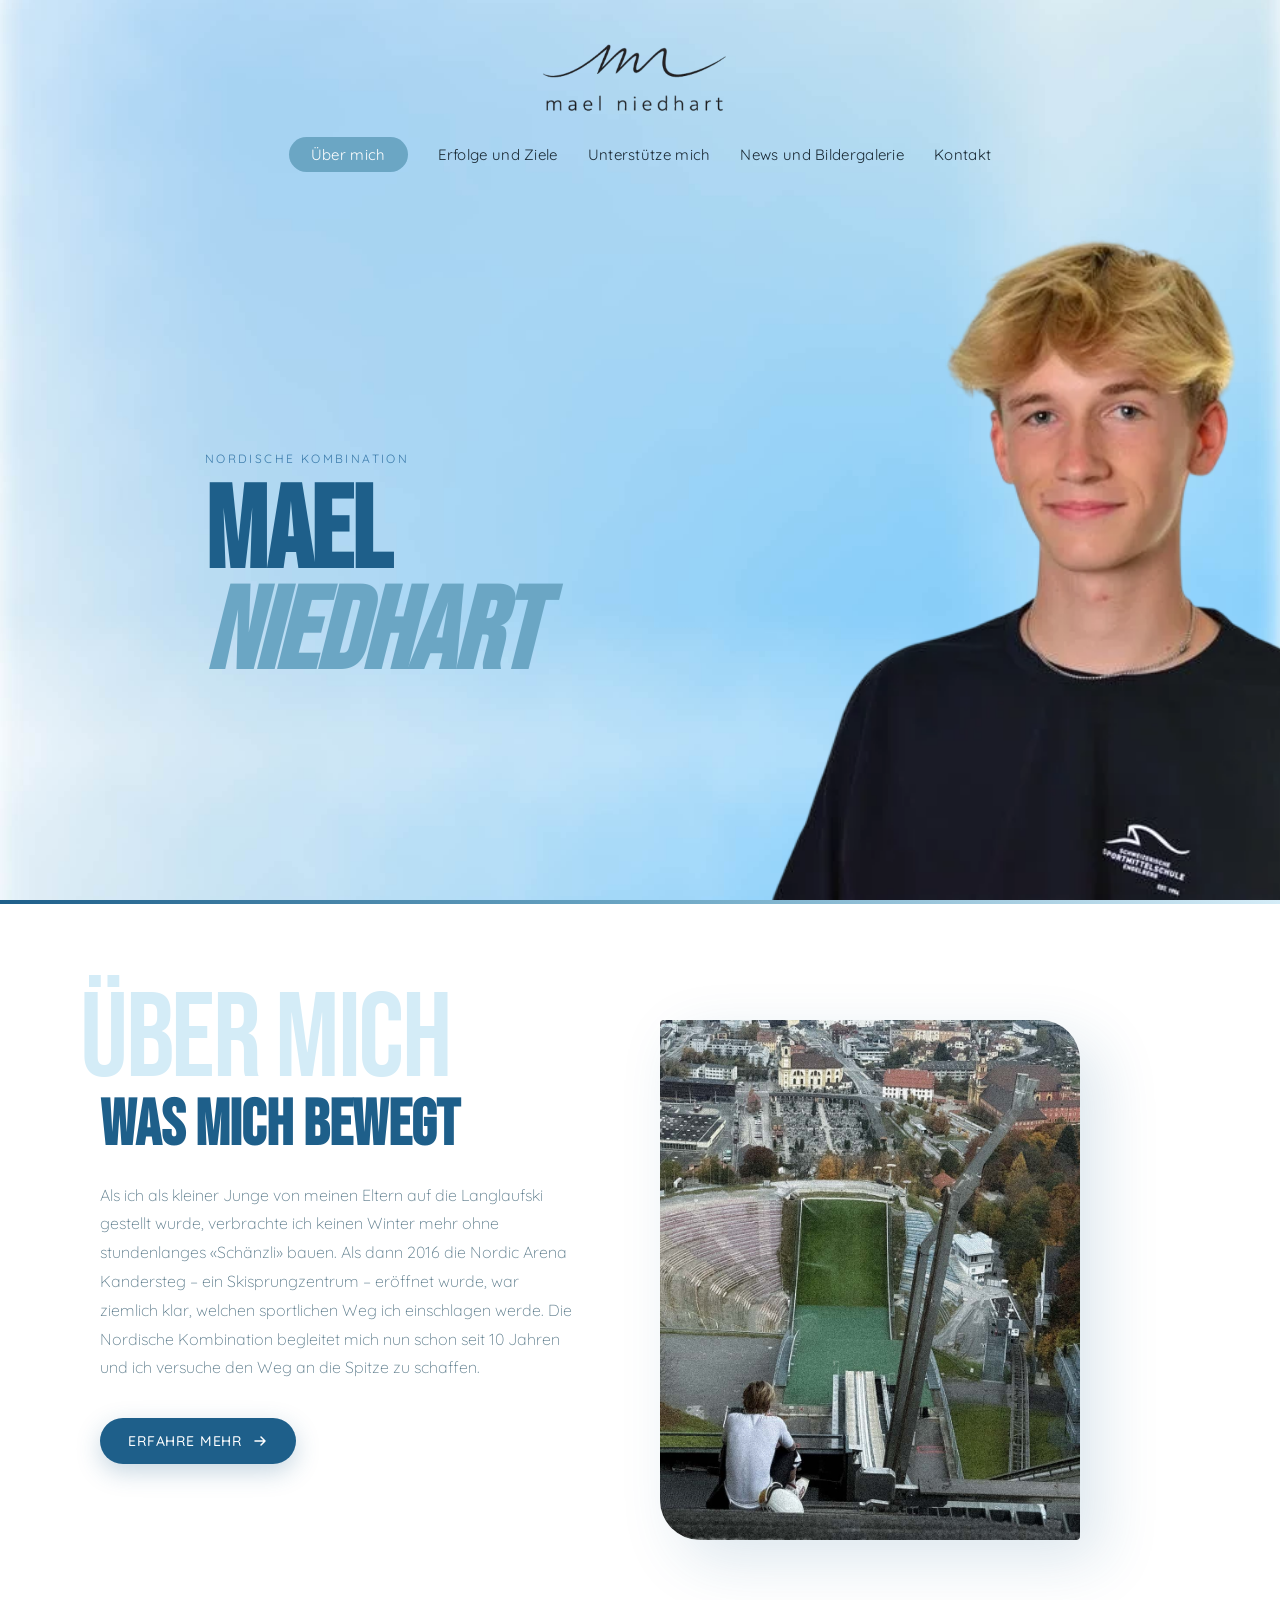
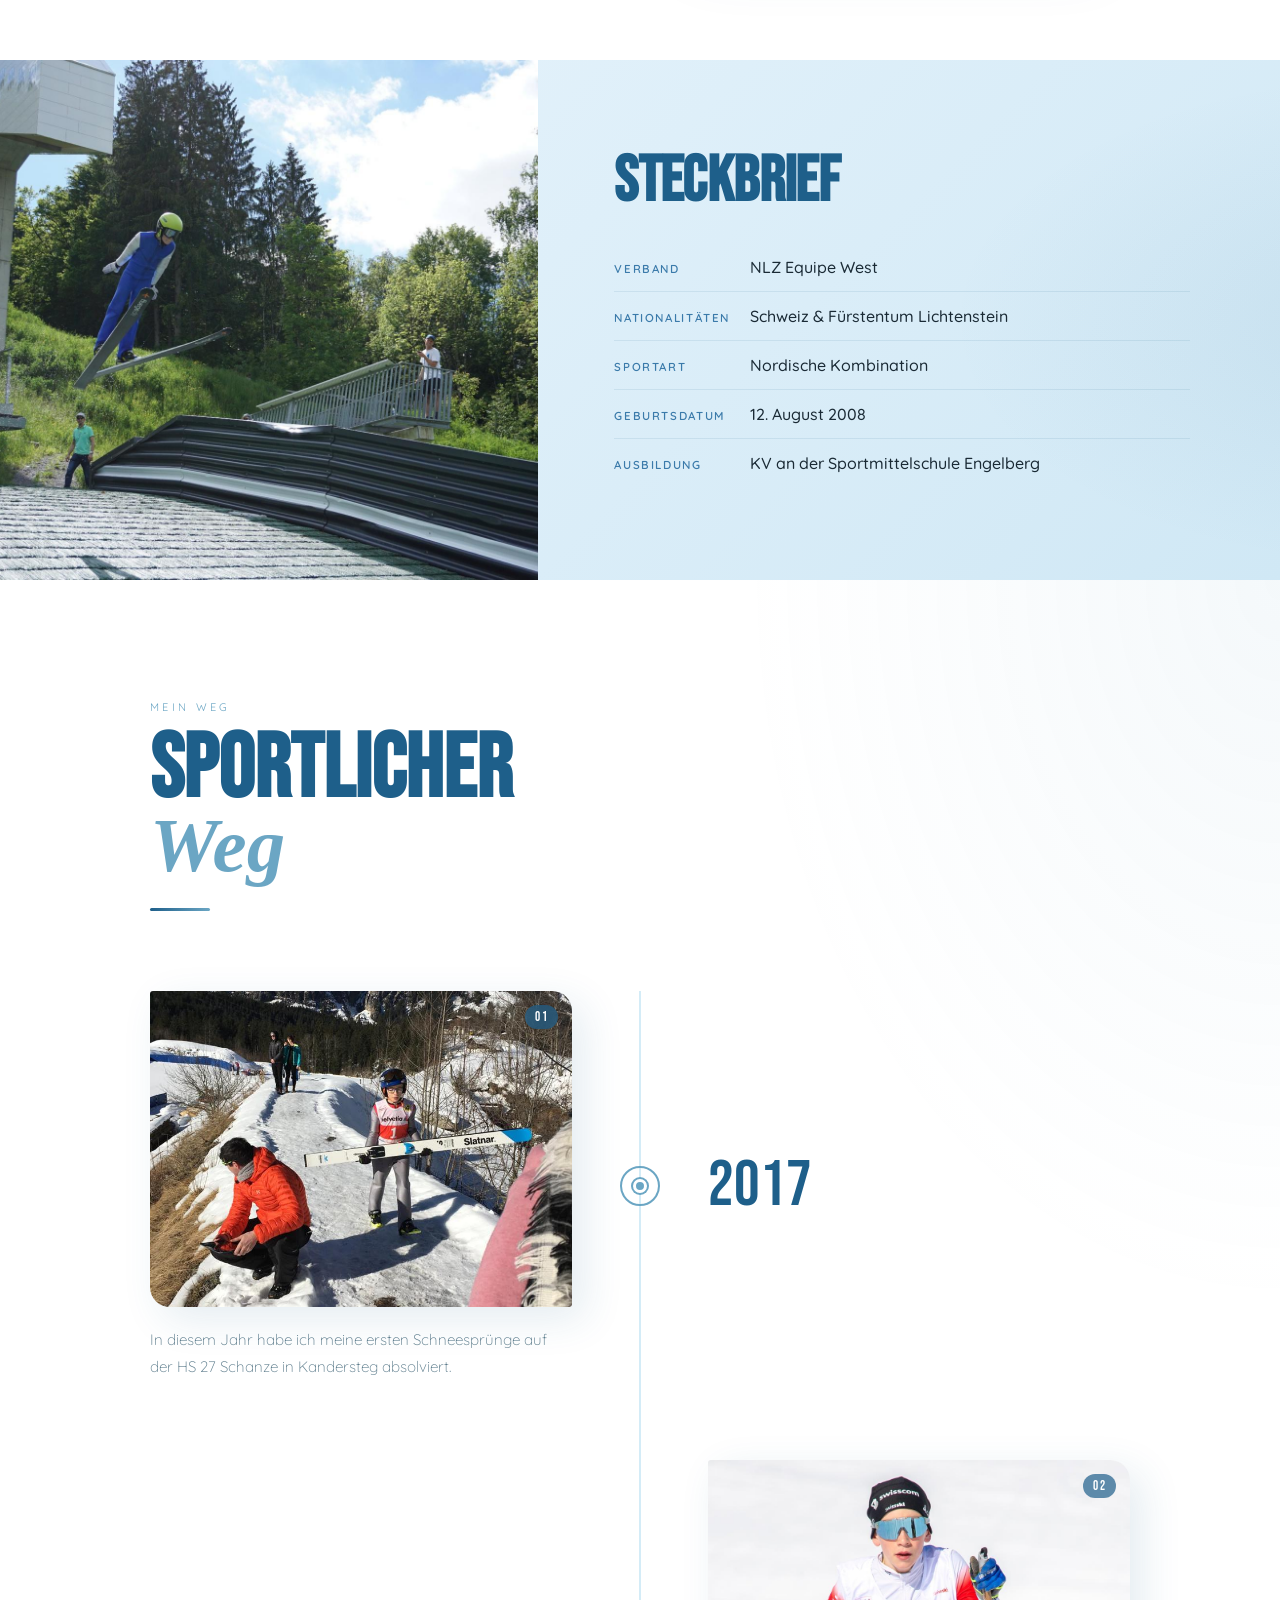
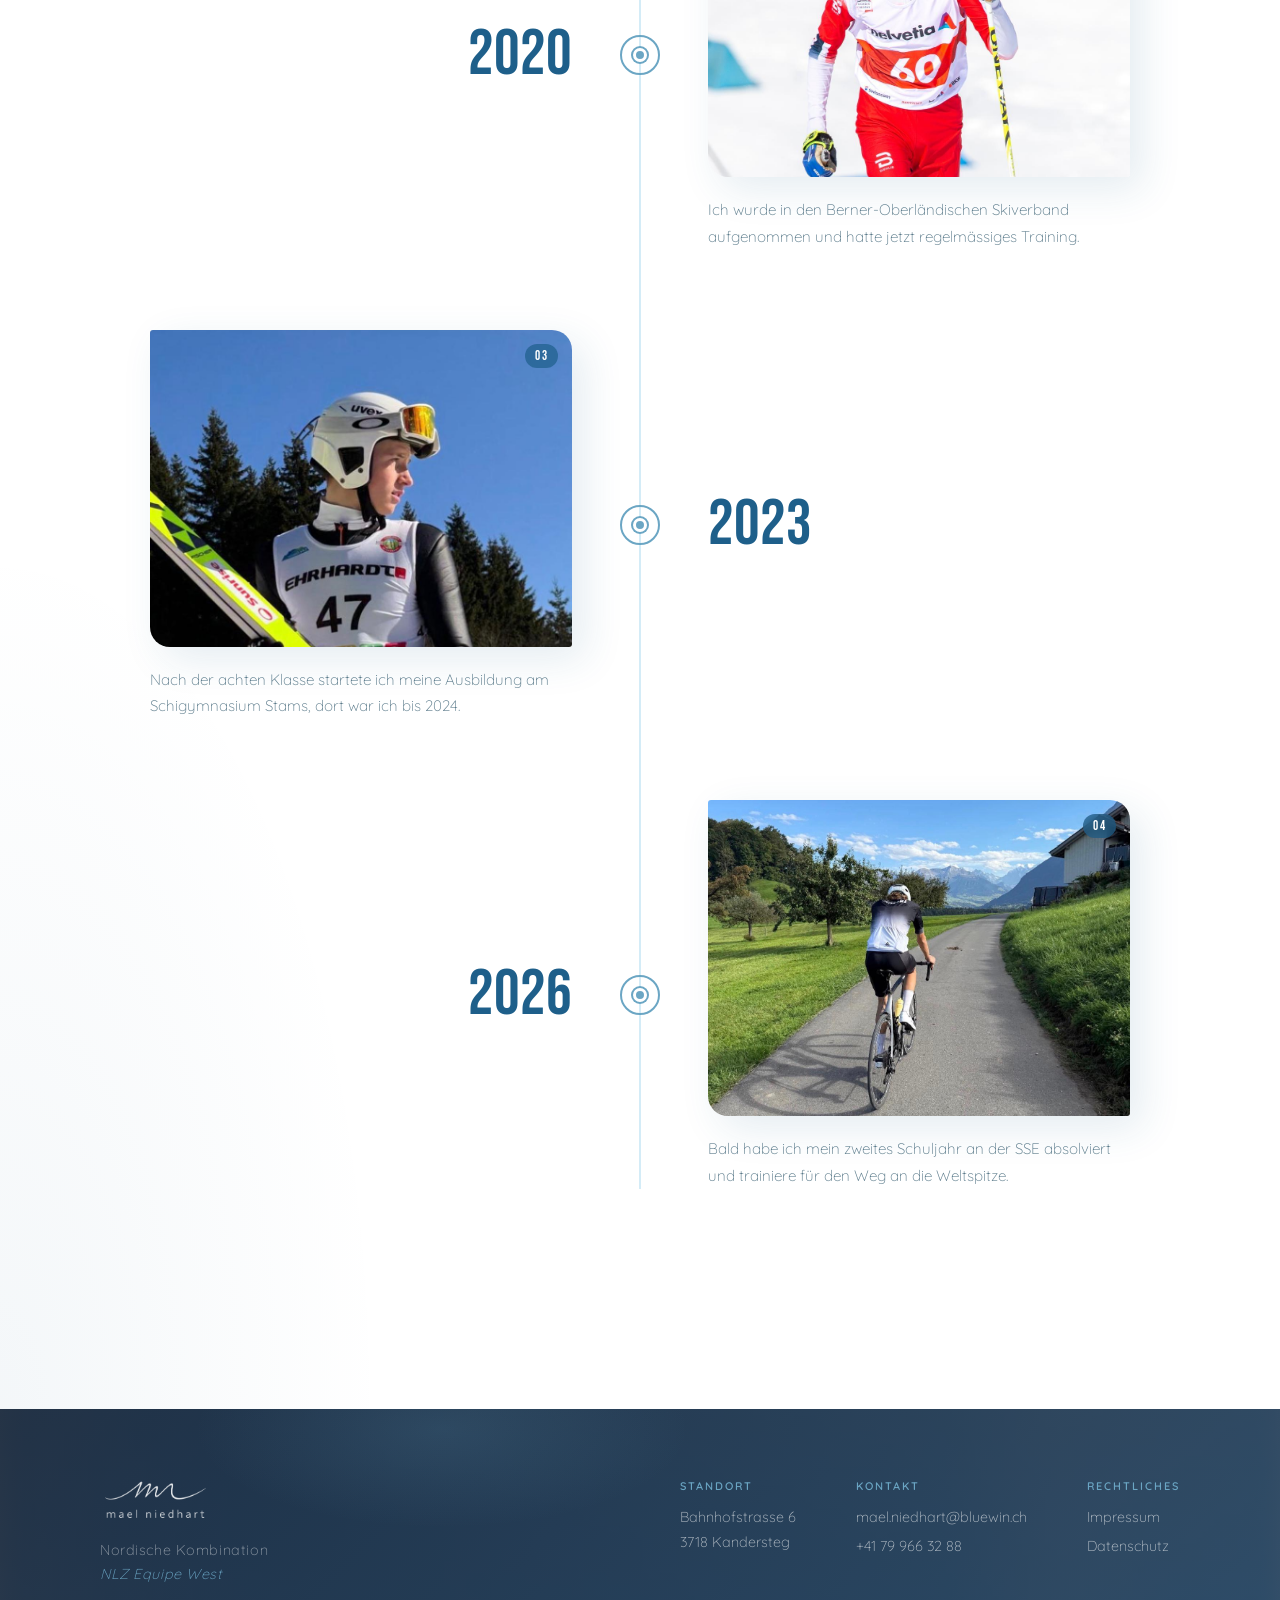
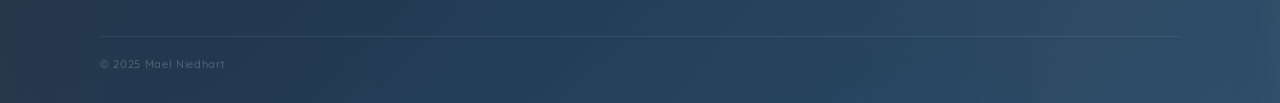
<file: index.html>
<!DOCTYPE html>
<html lang="de">
<head>
    <meta charset="UTF-8">
    <meta name="viewport" content="width=device-width, initial-scale=1.0">
    <title>Mael Niedhart</title>
    <link rel="stylesheet" href="style.css">
    <link rel="stylesheet" href="news-galerie.css">
    <link rel="preconnect" href="https://fonts.googleapis.com">
    <link rel="preconnect" href="https://fonts.gstatic.com" crossorigin>
    <link href="https://fonts.googleapis.com/css2?family=Bebas+Neue&family=DM+Sans:ital,wght@0,300;0,400;0,500;1,300&family=Playfair+Display:ital@1&display=swap" rel="stylesheet">
    <link href="https://fonts.googleapis.com/css2?family=Quicksand:wght@300..700&family=Pathway+Gothic+One&family=Estonia&family=Galada&display=swap" rel="stylesheet">
    <link href="https://fonts.googleapis.com/css2?family=Quicksand:wght@300..700&display=swap" rel="stylesheet">
    <link rel="icon" type="image/png" href="assets/logo_mael-niedhart.webp">
</head>
<body>

    <header id="main-header">
        <div class="nav-container">
            <div class="logo">
                <img src="assets/logo_mael-niedhart.webp" alt="Mael Niedhart Logo">
            </div>
            <div class="burger" id="burger">
                <span></span>
                <span></span>
                <span></span>
            </div>
            <nav id="nav-menu">
                <ul>
                    <li><a href="index.html" class="active">Über mich</a></li>
                    <li><a href="erfolge-ziele.html">Erfolge und Ziele</a></li>
                    <li><a href="unterstuetze-mich.html">Unterstütze mich</a></li>
                    <li><a href="news-galerie.html">News und Bildergalerie</a></li>
                    <li><a href="kontakt.html">Kontakt</a></li>
                </ul>
            </nav>
        </div>
    </header>

    <!-- ══════════════ HERO ══════════════ -->
    <section class="hero-section">
        <div class="hero-flexer">
            <div class="hero-text">
                <span class="hero-eyebrow">Nordische Kombination</span>
                <h1>Mael<br><em>Niedhart</em></h1>
            </div>
            <img class="hero-img" src="assets/portrait.png" alt="Portrait Mael Niedhart">
            <div class="news-hero-bg"></div>
        </div>
    </section>

    <!-- ══════════════ ÜBER MICH ══════════════ -->
    <section class="ueber-mich-section">
        <div class="ueber-mich-inner">
            <div class="ueber-mich-label">Über mich</div>
            <div class="ueber-mich-flexer">
                <div class="ueber-mich-text">
                    <h2>Was mich bewegt<br></h2>
                    <p>Als ich als kleiner Junge von meinen Eltern auf die Langlaufski gestellt wurde, verbrachte ich keinen Winter mehr ohne stundenlanges «Schänzli» bauen. Als dann 2016 die Nordic Arena Kandersteg – ein Skisprungzentrum – eröffnet wurde, war ziemlich klar, welchen sportlichen Weg ich einschlagen werde. Die Nordische Kombination begleitet mich nun schon seit 10 Jahren und ich versuche den Weg an die Spitze zu schaffen.</p>
                    <a class="cta" href="#">
                        Erfahre mehr
                        <svg width="16" height="16" viewBox="0 0 16 16" fill="none">
                            <path d="M3 8h10M9 4l4 4-4 4" stroke="currentColor" stroke-width="1.5" stroke-linecap="round" stroke-linejoin="round"/>
                        </svg>
                    </a>
                </div>
                <div class="ueber-mich-img-wrap">
                    <img class="ueber-mich-bild" src="assets/bild27.jpg" alt="Mael Niedhart">
                </div>
            </div>
        </div>
    </section>

    <!-- ══════════════ STECKBRIEF ══════════════ -->
    <div class="sb-panel sb-panel--3">
        <div class="sb-side-img">
            <img src="assets/bild7.jpeg" alt="Sport">
        </div>
        <div class="sb-side-content">
            <h3 class="sb-panel-title">Steckbrief</h3>
            <div class="sb-facts">
                <div class="sb-fact"><span class="sb-fact-key">Verband</span><span class="sb-fact-val">NLZ Equipe West</span></div>
                <div class="sb-fact"><span class="sb-fact-key">Nationalitäten</span><span class="sb-fact-val">Schweiz & Fürstentum Lichtenstein</span></div>
                <div class="sb-fact"><span class="sb-fact-key">Sportart</span><span class="sb-fact-val">Nordische Kombination</span></div>
                <div class="sb-fact"><span class="sb-fact-key">Geburtsdatum</span><span class="sb-fact-val">12. August 2008</span></div>
                <div class="sb-fact"><span class="sb-fact-key">Ausbildung</span><span class="sb-fact-val">KV an der Sportmittelschule Engelberg</span></div>
            </div>
        </div>
    </div>

    <!-- ══════════════ SPORTLICHER WEG — Zeitstrahl ══════════════ -->
    <section class="timeline-section" id="sportlicher-weg">

        <div class="timeline-header">
            <span class="timeline-eyebrow">Mein Weg</span>
            <h2 class="timeline-title">Sportlicher<br><em>Weg</em></h2>
            <div class="timeline-header-line"></div>
        </div>

        <div class="timeline-container">
            <div class="timeline-spine">
                <div class="timeline-spine-fill" id="timeline-spine-fill"></div>
            </div>

            <div class="tl-item tl-item--left" data-tl>
                <div class="tl-content">
                    <div class="tl-img-wrap">
                        <img src="assets/bild5.jpeg" alt="2017 Erste Schneesprünge">
                        <div class="tl-img-num">01</div>
                    </div>
                    <div class="tl-text">
                        <p>In diesem Jahr habe ich meine ersten Schneesprünge auf der HS&nbsp;27 Schanze in Kandersteg absolviert.</p>
                    </div>
                </div>
                <div class="tl-node">
                    <div class="tl-node-ring"></div>
                    <div class="tl-node-dot"></div>
                </div>
                <div class="tl-year-wrap">
                    <span class="tl-year">2017</span>
                </div>
            </div>

            <div class="tl-item tl-item--right" data-tl>
                <div class="tl-year-wrap">
                    <span class="tl-year">2020</span>
                </div>
                <div class="tl-node">
                    <div class="tl-node-ring"></div>
                    <div class="tl-node-dot"></div>
                </div>
                <div class="tl-content">
                    <div class="tl-img-wrap">
                        <img src="assets/bild15.jpeg" alt="2020 BOV Aufnahme">
                        <div class="tl-img-num">02</div>
                    </div>
                    <div class="tl-text">
                        <p>Ich wurde in den Berner-Oberländischen Skiverband aufgenommen und hatte jetzt regelmässiges Training.</p>
                    </div>
                </div>
            </div>

            <div class="tl-item tl-item--left" data-tl>
                <div class="tl-content">
                    <div class="tl-img-wrap">
                        <img src="assets/bild17.jpeg" alt="2023 Stams">
                        <div class="tl-img-num">03</div>
                    </div>
                    <div class="tl-text">
                        <p>Nach der achten Klasse startete ich meine Ausbildung am Schigymnasium Stams, dort war ich bis 2024.</p>
                    </div>
                </div>
                <div class="tl-node">
                    <div class="tl-node-ring"></div>
                    <div class="tl-node-dot"></div>
                </div>
                <div class="tl-year-wrap">
                    <span class="tl-year">2023</span>
                </div>
            </div>

            <div class="tl-item tl-item--right tl-item--future" data-tl>
                <div class="tl-year-wrap">
                    <span class="tl-year">2026</span>
                </div>
                <div class="tl-node">
                    <div class="tl-node-ring"></div>
                    <div class="tl-node-dot"></div>
                </div>
                <div class="tl-content">
                    <div class="tl-img-wrap">
                        <img src="assets/bild9.jpeg" alt="2026 Weltspitze">
                        <div class="tl-img-num">04</div>
                    </div>
                    <div class="tl-text">
                        <p>Bald habe ich mein zweites Schuljahr an der SSE absolviert und trainiere für den Weg an die Weltspitze.</p>
                    </div>
                </div>
            </div>

        </div>
    </section>

    <!-- ══════════════ FOOTER ══════════════ -->
    <footer class="site-footer">
        <div class="footer-glow"></div>

        <div class="footer-inner">
            <div class="footer-brand">
                <img src="assets/logo_mael-niedhart.webp" alt="Mael Niedhart" class="footer-logo">
                <p class="footer-tagline">
                    Nordische Kombination<br>
                    <span>NLZ Equipe West</span>
                </p>
            </div>

            <div class="footer-content">
                <div class="footer-info-group">
                    <span class="info-label">Standort</span>
                    <address>
                        Bahnhofstrasse 6<br>
                        3718 Kandersteg
                    </address>
                </div>

                <div class="footer-info-group">
                    <span class="info-label">Kontakt</span>
                    <p>
                        <a href="mailto:mael.niedhart@bluewin.ch">mael.niedhart@bluewin.ch</a>
                        <a href="tel:+41799663288">+41 79 966 32 88</a>
                    </p>
                </div>

                <div class="footer-info-group">
                    <span class="info-label">Rechtliches</span>
                    <p>
                        <a href="assets/impressum.pdf" target="_blank" download>Impressum</a>
                        <a href="assets/datenschutz.pdf" target="_blank" download>Datenschutz</a>
                    </p>
                </div>
            </div>
        </div>

        <div class="footer-copyright">
            <div class="footer-copyright-inner">
                © 2025 Mael Niedhart
            </div>
        </div>
    </footer>

    <script src="script.js"></script>
</body>
</html>
</file>
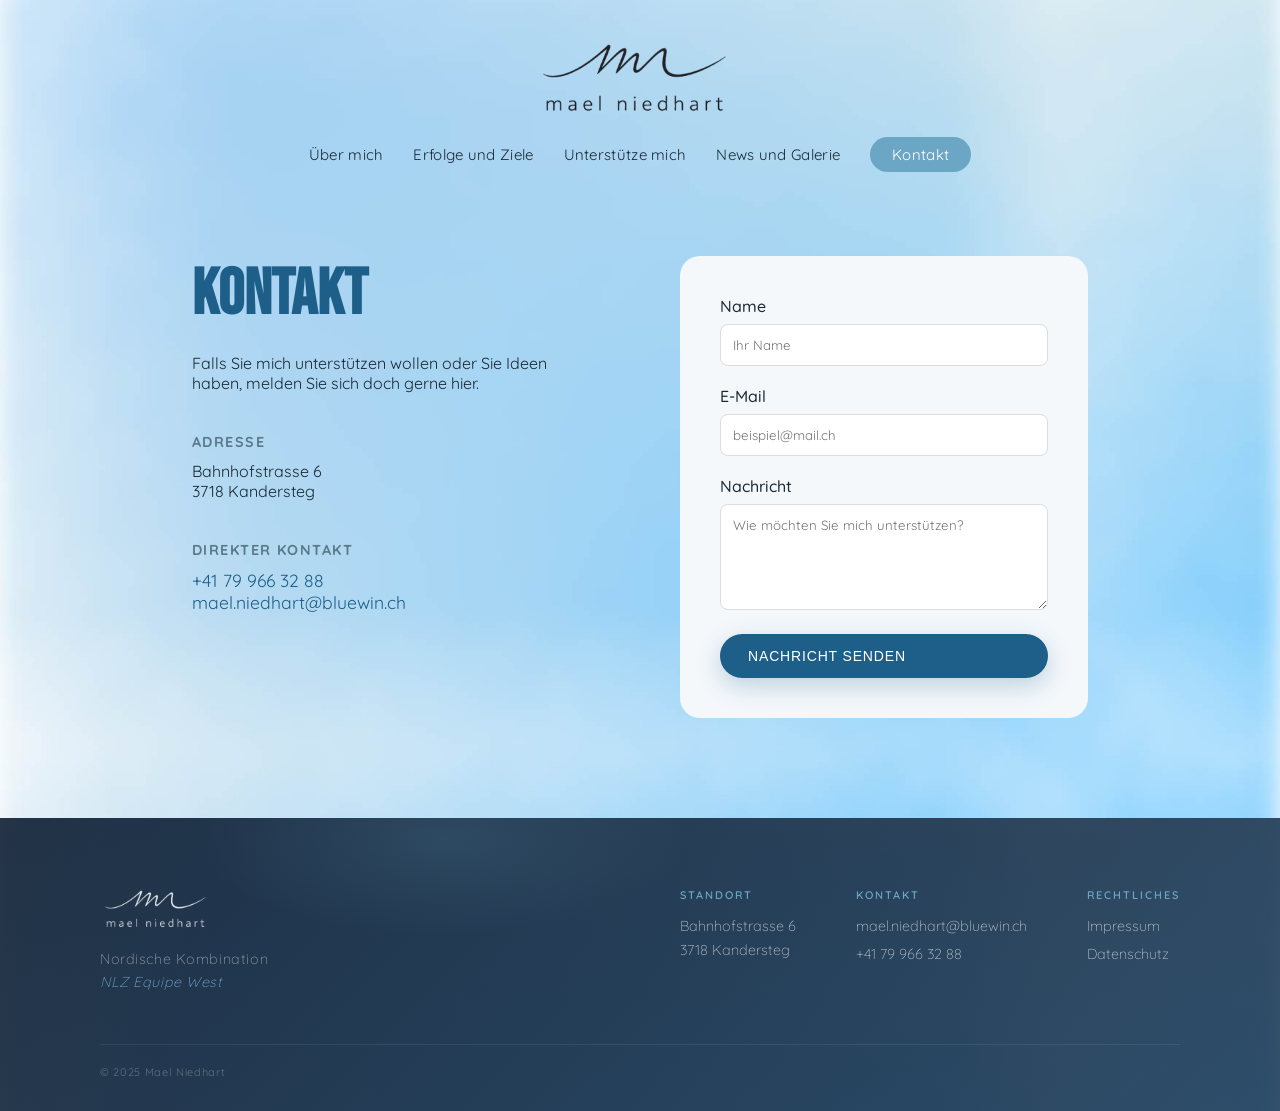
<file: kontakt.html>
<!DOCTYPE html>
<html lang="de">
<head>
<meta charset="UTF-8">
<meta name="viewport" content="width=device-width, initial-scale=1.0">
<title>Kontakt | Mael Niedhart</title>
<link rel="stylesheet" href="style.css">
<link rel="stylesheet" href="kontakt.css">
<link rel="stylesheet" href="news-galerie.css">
<link rel="preconnect" href="https://fonts.googleapis.com">
<link rel="preconnect" href="https://fonts.gstatic.com" crossorigin>
<link href="https://fonts.googleapis.com/css2?family=Bebas+Neue&family=DM+Sans:wght@300;400;500&family=Quicksand:wght@300..700&display=swap" rel="stylesheet">
<link rel="icon" type="image/png" href="assets/logo_mael-niedhart.webp">
</head>
<body>
<header id="main-header">
<div class="nav-container">
<div class="logo">
<img src="assets/logo_mael-niedhart.webp" alt="Mael Niedhart Logo">
</div>
<div class="burger" id="burger">
<span></span><span></span><span></span>
</div>
<nav id="nav-menu">
<ul>
<li><a href="index.html">Über mich</a></li>
<li><a href="erfolge-ziele.html">Erfolge und Ziele</a></li>
<li><a href="unterstuetze-mich.html">Unterstütze mich</a></li>
<li><a href="news-galerie.html">News und Galerie</a></li>
<li><a href="kontakt.html" class="active">Kontakt</a></li>
</ul>
</nav>
</div>
</header>

<section class="kontakt-page">
<div class="news-hero-bg"></div>
<div class="kontakt-container">
<div class="kontakt-grid">
<div class="kontakt-info">
<h1 class="kontakt-title">Kontakt</h1>
<p class="kontakt-intro">Falls Sie mich unterstützen wollen oder Sie Ideen haben, melden Sie sich doch gerne hier.</p>
<div class="info-block">
<h4>Adresse</h4>
<p class="address-text">Bahnhofstrasse 6<br>3718 Kandersteg</p>
</div>
<div class="info-block">
<h4>Direkter Kontakt</h4>
<div class="contact-links-styled">
<a href="tel:+41799663288" class="contact-item">
<span class="icon">+41 79 966 32 88</span>
</a>
<a href="mailto:mael.niedhart@bluewin.ch" class="contact-item">
<span class="icon">mael.niedhart@bluewin.ch</span>
</a>
</div>
</div>
</div>

<div class="kontakt-form-wrap">
  <form action="https://formspree.io/f/xvznpwbj" method="POST" class="kontakt-form">
    <div class="form-group">
      <label>Name</label>
      <input type="text" name="name" required placeholder="Ihr Name">
    </div>
    <div class="form-group">
      <label>E-Mail</label>
      <input type="email" name="_replyto" required placeholder="beispiel@mail.ch">
    </div>
    <div class="form-group">
      <label>Nachricht</label>
      <textarea name="message" rows="5" required placeholder="Wie möchten Sie mich unterstützen?"></textarea>
    </div>
    <button type="submit" class="cta">Nachricht senden</button>
  </form>
</div>

</div>
</div>
</section>

<!-- ══════════════ FOOTER ══════════════ -->
    <footer class="site-footer">
        <div class="footer-glow"></div>

        <div class="footer-inner">
            <div class="footer-brand">
                <img src="assets/logo_mael-niedhart.webp" alt="Mael Niedhart" class="footer-logo">
                <p class="footer-tagline">
                    Nordische Kombination<br>
                    <span>NLZ Equipe West</span>
                </p>
            </div>

            <div class="footer-content">
                <div class="footer-info-group">
                    <span class="info-label">Standort</span>
                    <address>
                        Bahnhofstrasse 6<br>
                        3718 Kandersteg
                    </address>
                </div>

                <div class="footer-info-group">
                    <span class="info-label">Kontakt</span>
                    <p>
                        <a href="mailto:mael.niedhart@bluewin.ch">mael.niedhart@bluewin.ch</a>
                        <a href="tel:+41799663288">+41 79 966 32 88</a>
                    </p>
                </div>

                <div class="footer-info-group">
                    <span class="info-label">Rechtliches</span>
                    <p>
                        <a href="assets/impressum.pdf" target="_blank" download>Impressum</a>
                        <a href="assets/datenschutz.pdf" target="_blank" download>Datenschutz</a>
                    </p>
                </div>
            </div>
        </div>

        <div class="footer-copyright">
            <div class="footer-copyright-inner">
                © 2025 Mael Niedhart
            </div>
        </div>
    </footer>

<script src="script.js"></script>
</body>
</html>
</file>
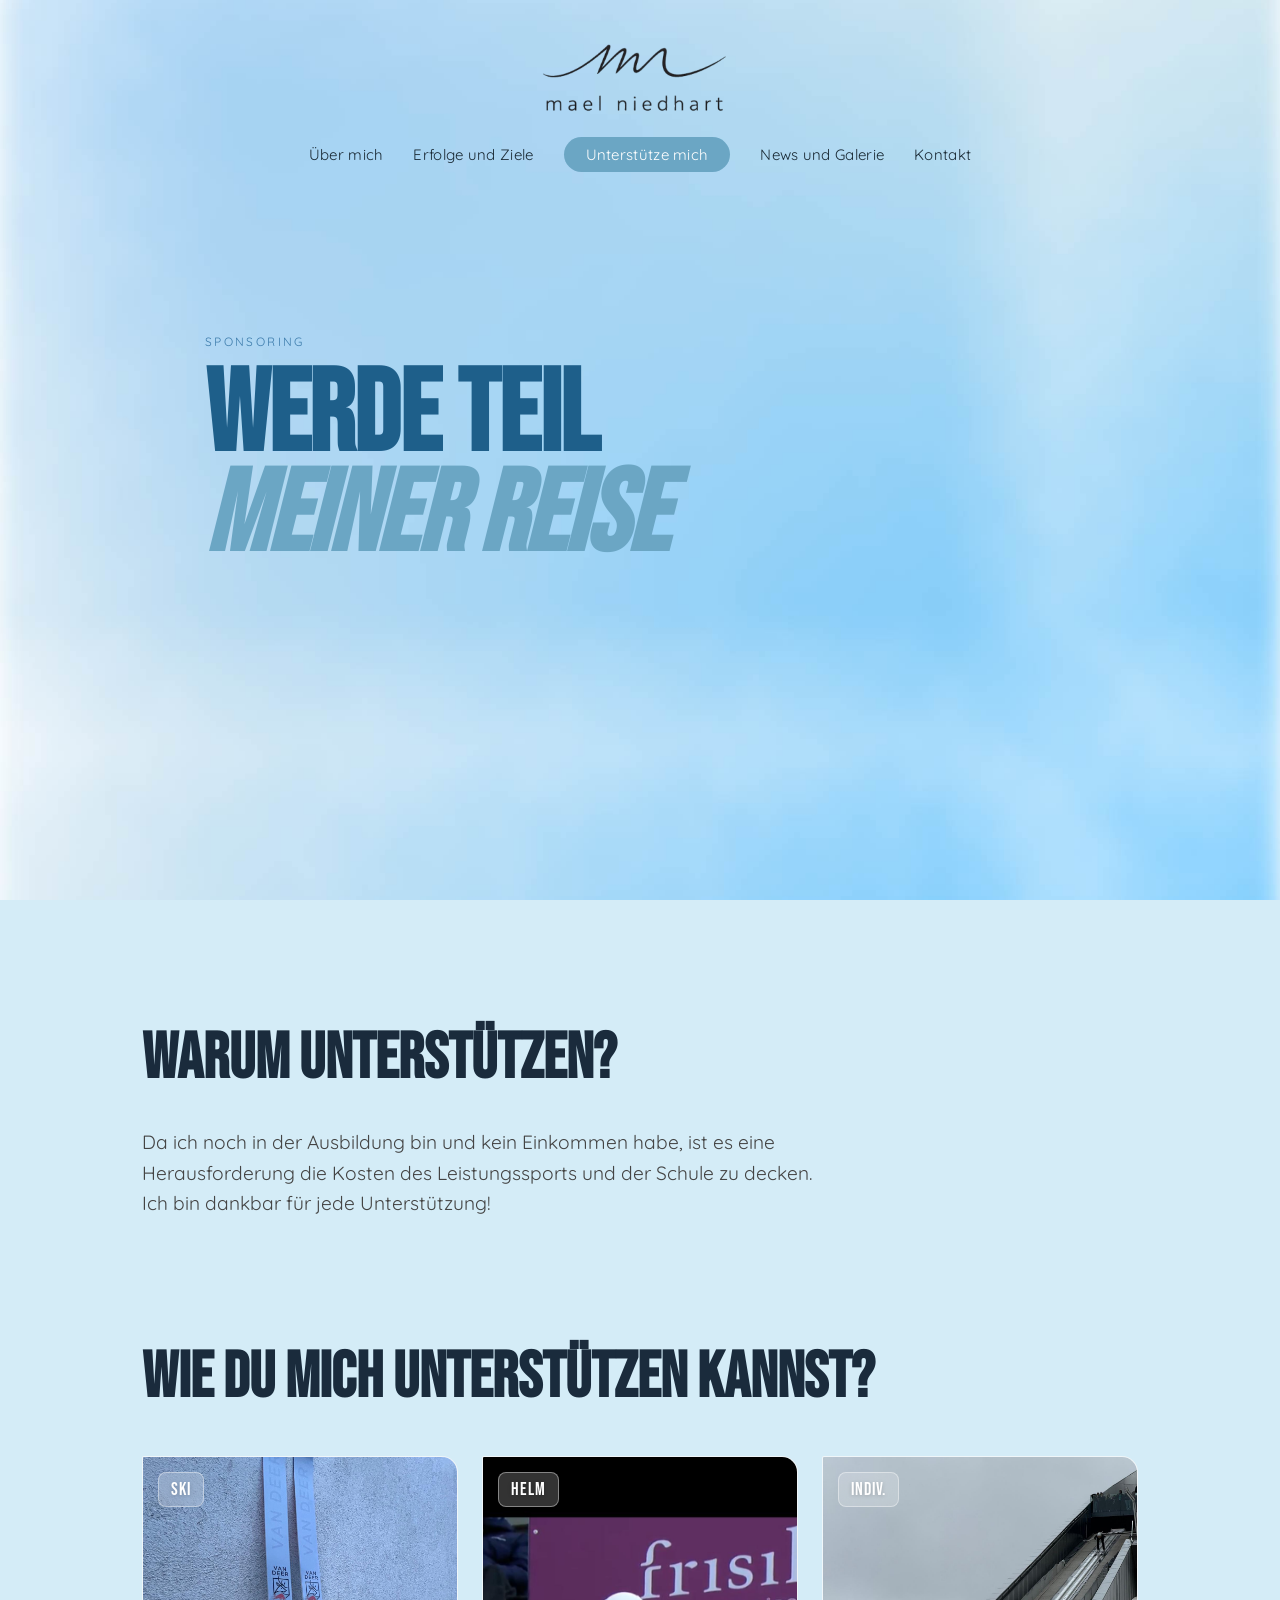
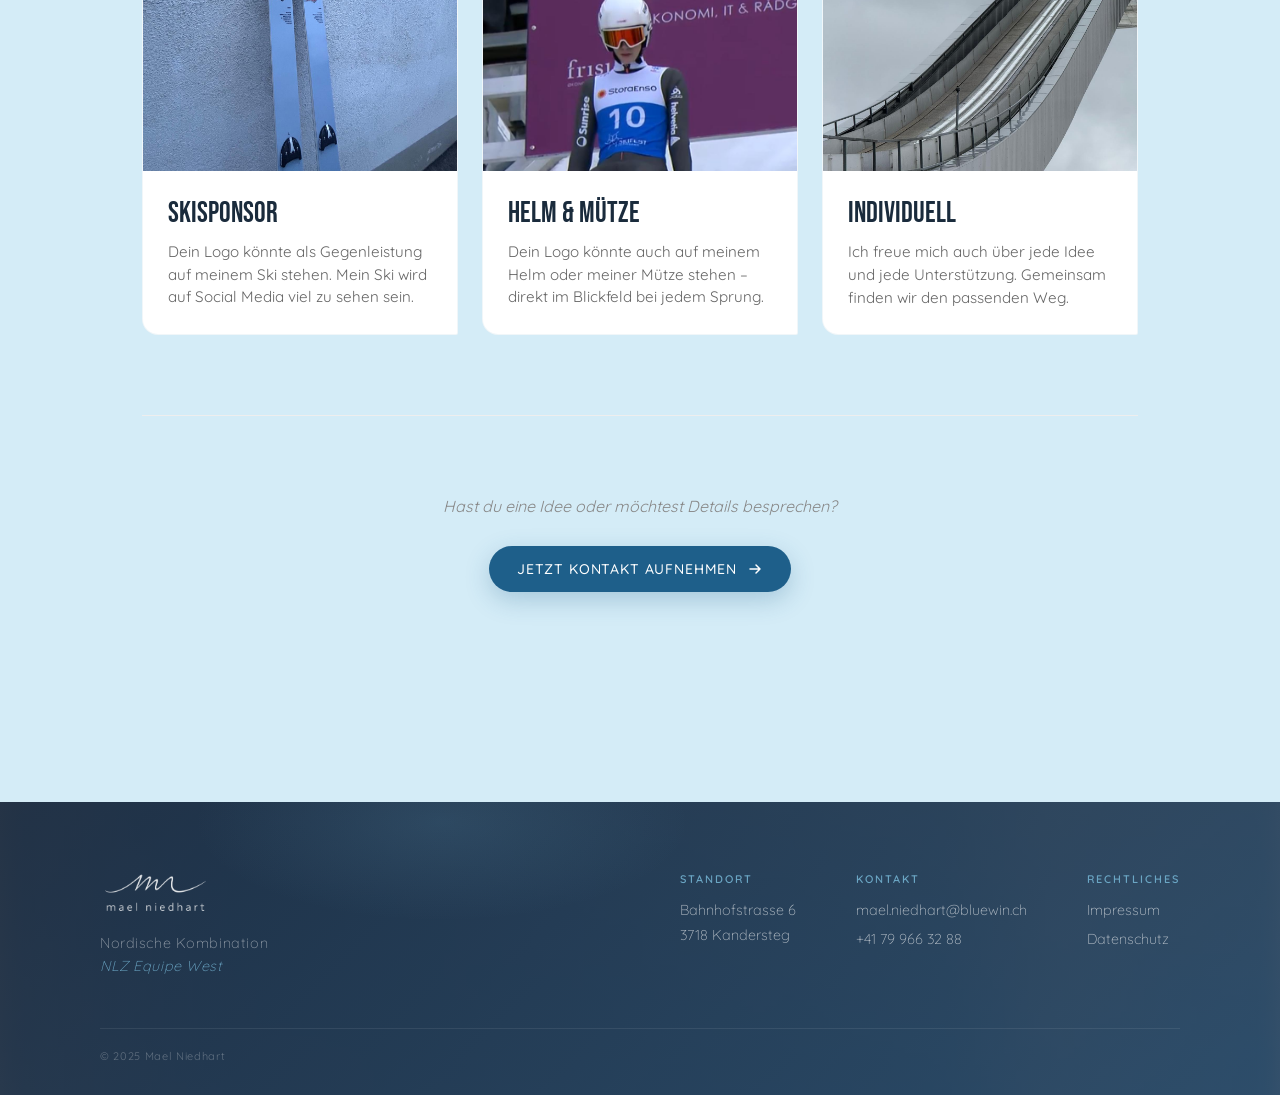
<file: unterstuetze-mich.html>
<!DOCTYPE html>
<html lang="de">
<head>
    <meta charset="UTF-8">
    <meta name="viewport" content="width=device-width, initial-scale=1.0">
    <title>Unterstütze mich | Mael Niedhart</title>
    <link rel="stylesheet" href="style.css">
    <link rel="stylesheet" href="unterstuetze-mich.css">
    <link rel="stylesheet" href="news-galerie.css">
    <link rel="preconnect" href="https://fonts.googleapis.com">
    <link rel="preconnect" href="https://fonts.gstatic.com" crossorigin>
    <link href="https://fonts.googleapis.com/css2?family=Bebas+Neue&family=DM+Sans:wght@300;400;500&family=Quicksand:wght@300..700&display=swap" rel="stylesheet">
<link rel="icon" type="image/png" href="assets/logo_mael-niedhart.webp">
</head>
<body>

    <header id="main-header">
        <div class="nav-container">
            <div class="logo">
                <img src="assets/logo_mael-niedhart.webp" alt="Mael Niedhart Logo">
            </div>
            <div class="burger" id="burger">
                <span></span><span></span><span></span>
            </div>
            <nav id="nav-menu">
                <ul>
                    <li><a href="index.html">Über mich</a></li>
                    <li><a href="erfolge-ziele.html">Erfolge und Ziele</a></li>
                    <li><a href="unterstuetze-mich.html" class="active">Unterstütze mich</a></li>
                    <li><a href="news-galerie.html">News und Galerie</a></li>
                    <li><a href="kontakt.html">Kontakt</a></li>
                </ul>
            </nav>
        </div>
    </header>

   
    <section class="news-hero">
        <div class="news-hero-bg"></div>
        <div class="news-hero-content">
            <span class="hero-eyebrow">Sponsoring</span>
            <h1 class="news-hero-title">Werde Teil<br><em>meiner Reise</em></h1>
            
        </div>
    </section>

    <section class="support-intro">
        <div class="support-container">
            <div class="support-text-block">
                <h2 class="support-section-title">Warum unterstützen?</h2>
                <p>Da ich noch in der Ausbildung bin und kein Einkommen habe, ist es eine Herausforderung die Kosten des Leistungssports und der Schule zu decken. Ich bin dankbar für jede Unterstützung!</p>
            </div>
        </div>
    </section>

    <section class="sponsoring-grid-section">
        <div class="support-container">
            <div class="ms-header">
                <h2 class="ms-title">Wie du mich unterstützen kannst?</h2>
            </div>
            
            <div class="ms-grid">
                <div class="ms-card">
                    <div class="ms-card-img">
                        <img src="assets/bild31.jpeg" alt="Skisponsor">
                        <div class="ms-card-rank">
                            <span class="ms-rank-num">SKI</span>
                        </div>
                    </div>
                    <div class="ms-card-body">
                        <span class="ms-card-label">Skisponsor</span>
                        <p>Dein Logo könnte als Gegenleistung auf meinem Ski stehen. Mein Ski wird auf Social Media viel zu sehen sein.</p>
                    </div>
                </div>

                <div class="ms-card">
                    <div class="ms-card-img">
                        <img src="assets/bild32.jpeg" alt="Helm/Mützensponsor">
                        <div class="ms-card-rank">
                            <span class="ms-rank-num">HELM</span>
                        </div>
                    </div>
                    <div class="ms-card-body">
                        <span class="ms-card-label">Helm & Mütze</span>
                        <p>Dein Logo könnte auch auf meinem Helm oder meiner Mütze stehen – direkt im Blickfeld bei jedem Sprung.</p>
                    </div>
                </div>

                <div class="ms-card">
                    <div class="ms-card-img">
                        <img src="assets/bild33.jpeg" alt="Sonstiges Sponsoring">
                        <div class="ms-card-rank">
                            <span class="ms-rank-num">INDIV.</span>
                        </div>
                    </div>
                    <div class="ms-card-body">
                        <span class="ms-card-label">Individuell</span>
                        <p>Ich freue mich auch über jede Idee und jede Unterstützung. Gemeinsam finden wir den passenden Weg.</p>
                    </div>
                </div>
            </div>

            <div class="support-cta-area">
                <p>Hast du eine Idee oder möchtest Details besprechen?</p>
                <a href="kontakt.html" class="cta">
                    Jetzt Kontakt aufnehmen
                    <svg width="16" height="16" viewBox="0 0 16 16" fill="none">
                        <path d="M3 8h10M9 4l4 4-4 4" stroke="currentColor" stroke-width="1.5" stroke-linecap="round" stroke-linejoin="round"/>
                    </svg>
                </a>
            </div>
        </div>
    </section>

    <!-- ══════════════ FOOTER ══════════════ -->
    <footer class="site-footer">
        <div class="footer-glow"></div>

        <div class="footer-inner">
            <div class="footer-brand">
                <img src="assets/logo_mael-niedhart.webp" alt="Mael Niedhart" class="footer-logo">
                <p class="footer-tagline">
                    Nordische Kombination<br>
                    <span>NLZ Equipe West</span>
                </p>
            </div>

            <div class="footer-content">
                <div class="footer-info-group">
                    <span class="info-label">Standort</span>
                    <address>
                        Bahnhofstrasse 6<br>
                        3718 Kandersteg
                    </address>
                </div>

                <div class="footer-info-group">
                    <span class="info-label">Kontakt</span>
                    <p>
                        <a href="mailto:mael.niedhart@bluewin.ch">mael.niedhart@bluewin.ch</a>
                        <a href="tel:+41799663288">+41 79 966 32 88</a>
                    </p>
                </div>

                <div class="footer-info-group">
                    <span class="info-label">Rechtliches</span>
                    <p>
                        <a href="assets/impressum.pdf" target="_blank" download>Impressum</a>
                        <a href="assets/datenschutz.pdf" target="_blank" download>Datenschutz</a>
                    </p>
                </div>
            </div>
        </div>

        <div class="footer-copyright">
            <div class="footer-copyright-inner">
                © 2025 Mael Niedhart
            </div>
        </div>
    </footer>

    <script src="script.js"></script>
</body>
</html>
</file>
<file: style.css>
/* ═══════════════════════════════════════════════
   BASE RESET & VARIABLES
═══════════════════════════════════════════════ */
link[rel="icon"] {
  image-rendering: auto;
}



:root {
    --blue:        #6ba6c4;
    --blue-dark:   #1e5f8a;
    --blue-mid:    #3a7aaa;
    --ice:         #d4ecf7;
    --ice-light:   #eaf5fb;
    --text:        #1a2a35;
    --text-muted:  #5a7a8a;
    --glass-bg:    rgba(255,255,255,0.72);
    --glass-border:rgba(255,255,255,0.25);
    --font-display: 'Bebas Neue', sans-serif;
    --font-body:   'Quicksand', sans-serif;
    --font-italic: 'Helvetica neue';
}

* { margin: 0; padding: 0; box-sizing: border-box; }
html { scroll-behavior: smooth; }

body {
    font-family: var(--font-body);
    color: var(--text);
    background: var(--ice);
    overflow-x: hidden;
}

/* ═══════════════════════════════════════════════
   HEADER / NAV
═══════════════════════════════════════════════ */
header {
    position: fixed; top: 0; width: 100%;
    z-index: 1000; padding: 40px 0 20px;
    transition: all 0.5s cubic-bezier(0.4, 0, 0.2, 1);
    display: flex; justify-content: center;
}

.nav-container {
    width: 90%; max-width: 1200px;
    display: flex; flex-direction: column; align-items: center;
    transition: all 0.5s ease;
}

.logo img { height: 80px; transition: all 0.5s ease; }

nav ul { list-style: none; display: flex; gap: 30px; margin-top: 20px; align-items: center; }

nav ul li a {
    text-decoration: none; color: var(--text);
    font-size: 15px; font-weight: 400; letter-spacing: 0.02em;
    transition: color 0.3s;
}

nav ul li a.active {
    background: var(--blue); color: #fff;
    padding: 8px 22px; border-radius: 100px;
}

header.scrolled {
    padding: 10px 0;
    background: var(--glass-bg);
    backdrop-filter: blur(15px) saturate(180%);
    -webkit-backdrop-filter: blur(15px) saturate(180%);
    border-bottom: 1px solid var(--glass-border);
    box-shadow: 0 4px 30px rgba(0,0,0,0.08);
}
header.scrolled .nav-container { flex-direction: row; justify-content: space-between; }
header.scrolled .logo img { height: 40px; }
header.scrolled nav ul { margin-top: 0; }

/* Burger */
.burger {
    display: none; cursor: pointer;
    width: 36px; height: 36px; position: relative;
    justify-content: center; align-items: center; flex-direction: column;
    z-index: 1100;
}
.burger span {
    display: block; width: 25px; height: 2.5px;
    background: var(--text); border-radius: 2px;
    position: absolute; left: 50%; transform: translateX(-50%);
    transition: transform 0.4s cubic-bezier(0.4,0,0.2,1), opacity 0.25s ease, top 0.4s cubic-bezier(0.4,0,0.2,1);
}
.burger span:nth-child(1) { top: 8px; }
.burger span:nth-child(2) { top: 17px; }
.burger span:nth-child(3) { top: 26px; }
.burger.toggle span:nth-child(1) { top: 17px; transform: translateX(-50%) rotate(45deg); }
.burger.toggle span:nth-child(2) { opacity: 0; transform: translateX(-30%); }
.burger.toggle span:nth-child(3) { top: 17px; transform: translateX(-50%) rotate(-45deg); }

@media (max-width: 768px) {
    .burger { display: flex; }
    nav {
        position: fixed;
        top: 0; right: -100%;
        width: 100%;
        height: 100vh;
        background: rgba(10, 22, 38, 0.82);
        backdrop-filter: blur(24px) saturate(150%);
        -webkit-backdrop-filter: blur(24px) saturate(150%);
        transition: right 0.45s cubic-bezier(0.4,0,0.2,1);
        z-index: 1050;
        display: flex;
        align-items: center;
        justify-content: center;
    }
    nav.open { right: 0; }
    nav ul {
        flex-direction: column;
        align-items: center;
        gap: 32px;
        padding-top: 0;
    }
    nav ul li a {
        color: rgba(255,255,255,0.85);
        font-size: 22px;
        letter-spacing: 0.04em;
    }
    nav ul li a.active {
        background: var(--blue);
        color: #fff;
        padding: 10px 28px;
    }
    header.scrolled .nav-container { flex-direction: row; }
}

/* ═══════════════════════════════════════════════
   HERO
═══════════════════════════════════════════════ */
.hero-section {
    height: 100vh;
    display: flex;
    flex-direction: column;
    justify-content: center;
    position: relative;
    overflow: hidden;
}

.hero-flexer {
    display: flex;
    flex-direction: row;
    align-items: flex-end;
    padding: 0 8vw 0 16vw;
    gap: 2vw;
    padding-top: 10%;
    height: 100%;
}

/* Portrait image – slightly smaller than before, bottom-anchored */
.hero-img {
    height: 95%;
    width: auto;
    align-self: flex-end;
    flex-shrink: 0;
    margin-bottom: -1px;
}

.hero-text { padding-bottom: 24vh; }

.hero-eyebrow {
    font-size: 12px; letter-spacing: 0.2em; text-transform: uppercase;
    color: var(--blue-mid); display: block; margin-bottom: 16px;
}

.hero-text h1 {
    font-family: var(--font-display);
    font-size: clamp(4rem, 9vw, 8rem);
    line-height: 0.9; color: var(--blue-dark); letter-spacing: -0.01em;
}

.hero-text h1 em {
    font-size: clamp(4rem, 9vw, 8rem); color: var(--blue);
    display: block; line-height: 0.85;
}

.hero-sub { font-size: 1rem; color: var(--text-muted); margin-top: 16px; font-weight: 300; letter-spacing: 0.05em; }

/* ═══════════════════════════════════════════════
   ÜBER MICH
═══════════════════════════════════════════════ */
.ueber-mich-section { background: #fff; padding: 120px 0; position: relative; overflow: hidden; }
.ueber-mich-section::before { content:''; position:absolute; top:0; left:0; right:0; height:4px; background:linear-gradient(90deg, var(--blue-dark), var(--blue), var(--ice)); }

.ueber-mich-inner { max-width: 1200px; margin: 0 auto; padding: 0 60px; position: relative; }

.ueber-mich-label {
    font-family: var(--font-display); font-size: 120px; line-height: 1;
    color: var(--ice); position: absolute; top: -40px; left: 40px;
    pointer-events: none; user-select: none; letter-spacing: -0.02em;
}

.ueber-mich-flexer { display: flex; flex-direction: row; align-items: center; gap: 80px; position: relative; z-index: 1; }

.ueber-mich-text { flex: 1; max-width: 480px; }
.ueber-mich-text h2 { font-family: var(--font-display); font-size: clamp(2.5rem, 5vw, 4rem); color: var(--blue-dark); line-height: 0.95; margin-bottom: 24px; }
.ueber-mich-text h2 em { font-family: var(--font-italic); font-style: italic; color: var(--blue); font-size: clamp(2.2rem, 4.5vw, 3.5rem); }
.ueber-mich-text p { font-size: 1rem; line-height: 1.8; color: var(--text-muted); font-weight: 300; margin-bottom: 36px; }

.cta {
    display: inline-flex; align-items: center; gap: 10px;
    font-size: 14px; font-weight: 500; letter-spacing: 0.06em; text-transform: uppercase;
    text-decoration: none; color: #fff; background: var(--blue-dark);
    padding: 14px 28px; border-radius: 100px; border: none; cursor: pointer;
    transition: transform 0.3s ease, box-shadow 0.3s ease;
    box-shadow: 0 8px 24px rgba(30,95,138,0.25);
}
.cta:hover { transform: translateY(-2px); box-shadow: 0 14px 32px rgba(30,95,138,0.35); }
.cta svg { transition: transform 0.3s; }
.cta:hover svg { transform: translateX(4px); }

.ueber-mich-img-wrap { flex: 1; max-width: 420px; position: relative; }
.ueber-mich-bild { width: 100%; height: 520px; object-fit: cover; border-radius: 4px 40px 4px 40px; box-shadow: 20px 20px 60px rgba(30,95,138,0.15); display: block; }

/* ═══════════════════════════════════════════════
   STECKBRIEF
═══════════════════════════════════════════════ */
.sb-panel--3 {
    background: linear-gradient(135deg, #e8f4fc 0%, #d0e8f5 100%);
    display: flex;
    flex-direction: row;
    min-height: 520px;
    position: relative;
    overflow: hidden;
}

/* Decorative quote-mark in background */
.sb-panel--3::before {
    content: '';
    position: absolute;
    inset: 0;
    background:
        radial-gradient(ellipse 60% 80% at 110% 50%, rgba(30,95,138,0.07) 0%, transparent 60%);
    pointer-events: none;
}

.sb-side-img {
    width: 42%;
    flex-shrink: 0;
    position: relative;
    overflow: hidden;
}
.sb-side-img img {
    width: 100%; height: 100%;
    object-fit: cover;
    object-position: center top;
    display: block;
    transition: transform 0.6s ease;
}
.sb-panel--3:hover .sb-side-img img { transform: scale(1.03); }

/* Right content */
.sb-side-content {
    flex: 1;
    padding: 60px 7vw 60px 6vw;
    display: flex;
    flex-direction: column;
    justify-content: center;
    position: relative;
    z-index: 1;
}

.sb-panel-title {
    font-family: var(--font-display);
    font-size: clamp(2.8rem, 5vw, 4.5rem);
    color: var(--blue-dark);
    line-height: 0.9;
    margin-bottom: 2rem;
    letter-spacing: -0.01em;
}

.sb-facts {
    display: flex;
    flex-direction: column;
    gap: 0;
}

.sb-fact {
    display: flex;
    flex-direction: row;
    align-items: baseline;
    gap: 16px;
    padding: 14px 0;
    border-bottom: 1px solid rgba(30,95,138,0.1);
}
.sb-fact:last-child { border-bottom: none; }

.sb-fact-key {
    font-size: 0.72rem;
    text-transform: uppercase;
    letter-spacing: 0.14em;
    font-weight: 600;
    color: var(--blue-mid);
    min-width: 120px;
    flex-shrink: 0;
}

.sb-fact-val {
    font-family: var(--font-body);
    font-size: 1rem;
    font-weight: 500;
    color: var(--text);
}

/* ═══════════════════════════════════════════════
   SPORTLICHER WEG — ZEITSTRAHL
═══════════════════════════════════════════════ */
.timeline-section {
    background: #fff;
    padding: 120px 0 140px;
    position: relative;
    overflow: hidden;
}

.timeline-section::before {
    content: '';
    position: absolute; inset: 0;
    background:
        radial-gradient(ellipse 70% 50% at 100% 0%, rgba(107,166,196,0.07) 0%, transparent 60%),
        radial-gradient(ellipse 50% 60% at 0% 100%, rgba(30,95,138,0.05) 0%, transparent 60%);
    pointer-events: none;
}

.timeline-header {
    max-width: 1100px;
    margin: 0 auto 80px;
    padding: 0 60px;
    position: relative;
}

.timeline-eyebrow {
    font-size: 11px; letter-spacing: 0.3em; text-transform: uppercase;
    color: var(--blue); display: block; margin-bottom: 16px;
}

.timeline-title {
    font-family: var(--font-display);
    font-size: clamp(3.5rem, 7vw, 6.5rem);
    color: var(--blue-dark); line-height: 0.9;
}

.timeline-title em {
    font-family: var(--font-italic);
    font-style: italic; color: var(--blue);
    font-size: clamp(3rem, 6vw, 5.5rem);
    display: block;
}

.timeline-header-line {
    width: 60px; height: 3px;
    background: linear-gradient(90deg, var(--blue-dark), var(--blue));
    margin-top: 28px;
    border-radius: 2px;
}

.timeline-container {
    max-width: 1100px;
    margin: 0 auto;
    padding: 0 60px;
    position: relative;
}

.timeline-spine {
    position: absolute;
    left: 50%;
    top: 0; bottom: 0;
    width: 2px;
    background: var(--ice);
    transform: translateX(-50%);
}

.timeline-spine-fill {
    width: 100%; height: 0%;
    background: linear-gradient(to bottom, var(--blue-dark), var(--blue));
    transition: height 0.1s linear;
    border-radius: 1px;
}

.tl-item {
    display: grid;
    grid-template-columns: 1fr 40px 1fr;
    align-items: center;
    gap: 0;
    margin-bottom: 80px;
    position: relative;
}

.tl-item--left .tl-content  { grid-column: 1; grid-row: 1; padding-right: 48px; }
.tl-item--left .tl-node     { grid-column: 2; grid-row: 1; justify-self: center; }
.tl-item--left .tl-year-wrap { grid-column: 3; grid-row: 1; padding-left: 48px; }

.tl-item--right .tl-year-wrap { grid-column: 1; grid-row: 1; padding-right: 48px; text-align: right; }
.tl-item--right .tl-node     { grid-column: 2; grid-row: 1; justify-self: center; }
.tl-item--right .tl-content  { grid-column: 3; grid-row: 1; padding-left: 48px; }

.tl-node {
    width: 40px; height: 40px;
    position: relative;
    display: flex; align-items: center; justify-content: center;
    z-index: 2;
}

.tl-node-ring {
    position: absolute; inset: 0;
    border-radius: 50%;
    border: 2px solid var(--blue);
    opacity: 0;
    transform: scale(0.6);
    transition: opacity 0.5s ease, transform 0.5s ease;
}

.tl-node-dot {
    width: 14px; height: 14px;
    background: var(--blue-dark);
    border-radius: 50%;
    border: 3px solid #fff;
    box-shadow: 0 0 0 2px var(--blue);
    position: relative; z-index: 1;
    transition: transform 0.3s ease, background 0.3s ease;
}

.tl-item.tl-visible .tl-node-ring { opacity: 1; transform: scale(1); }
.tl-item.tl-visible .tl-node-dot { background: var(--blue); }

.tl-year-wrap { display: flex; flex-direction: column; gap: 6px; }

.tl-year {
    font-family: var(--font-display);
    font-size: clamp(2.5rem, 5vw, 4.5rem);
    color: var(--blue-dark); line-height: 1;
    display: block;
}

.tl-content {
    opacity: 0;
    transform: translateY(24px);
    transition: opacity 0.6s ease, transform 0.6s ease;
}

.tl-item.tl-visible .tl-content { opacity: 1; transform: translateY(0); }

.tl-img-wrap {
    position: relative;
    overflow: hidden;
    border-radius: 3px 20px 3px 20px;
    aspect-ratio: 4/3;
    margin-bottom: 20px;
    box-shadow: 12px 12px 40px rgba(30,95,138,0.12);
}

.tl-img-wrap img {
    width: 100%; height: 100%; object-fit: cover;
    transition: transform 0.6s ease;
    display: block;
}

.tl-item:nth-child(3) .tl-img-wrap img { object-position: center top; }
.tl-item:nth-child(4) .tl-img-wrap img { object-position: center 15%; }
.tl-item:hover .tl-img-wrap img { transform: scale(1.04); }

.tl-img-num {
    position: absolute; top: 14px; right: 14px;
    font-family: var(--font-display);
    font-size: 13px; letter-spacing: 0.1em;
    color: #fff;
    background: rgba(30,95,138,0.7);
    backdrop-filter: blur(6px);
    padding: 4px 10px; border-radius: 100px;
}

.tl-text p {
    font-size: 0.95rem; line-height: 1.75;
    color: var(--text-muted); font-weight: 300;
}

.tl-item::before {
    content: '';
    position: absolute; top: 50%; height: 1px;
    background: var(--ice);
    z-index: 1;
}
.tl-item--left::before  { left: calc(50% + 20px); right: calc(50% + 48px); }
.tl-item--right::before { right: calc(50% + 20px); left: calc(50% + 48px); }

/* ═══════════════════════════════════════════════
   FOOTER — hero bg image as background
═══════════════════════════════════════════════ */
.site-footer {
    position: relative;
    overflow: hidden;
    /* Hero background image */
    background-image: url('assets/background-blau-weiss-weich.jpg');
    background-size: cover;
    background-position: center top;
}

/* Strong tinted overlay so text is legible */
.site-footer::before {
    content: '';
    position: absolute; inset: 0;
    background: linear-gradient(
        135deg,
        rgba(10, 25, 45, 0.88) 0%,
        rgba(20, 50, 80, 0.84) 100%
    );
    pointer-events: none;
    z-index: 0;
}

.footer-glow {
    position: absolute;
    top: -80px; left: 15%;
    width: 500px; height: 200px;
    background: radial-gradient(ellipse, rgba(107,166,196,0.15) 0%, transparent 70%);
    pointer-events: none;
    z-index: 1;
}

.footer-inner {
    position: relative; z-index: 2;
    max-width: 1200px;
    margin: 0 auto;
    padding: 70px 60px 50px;
    display: flex;
    justify-content: space-between;
    align-items: flex-start;
    gap: 60px;
}

.footer-brand {
    display: flex;
    flex-direction: column;
    align-items: flex-start;
    gap: 16px;
}

.footer-logo {
    height: 44px;
    width: auto;
    object-fit: contain;
    filter: brightness(0) invert(1);
    opacity: 0.9;
}

.footer-tagline {
    font-size: 0.9rem;
    line-height: 1.6;
    color: rgba(255,255,255,0.5);
    font-weight: 300;
    letter-spacing: 0.04em;
}

.footer-tagline span {
    font-style: italic;
    color: var(--blue);
}

.footer-content {
    display: flex;
    gap: 60px;
    flex-wrap: wrap;
    position: relative; z-index: 2;
}

.footer-info-group {
    display: flex;
    flex-direction: column;
    gap: 12px;
}

.info-label {
    font-size: 11px;
    text-transform: uppercase;
    letter-spacing: 0.18em;
    color: var(--blue);
    font-weight: 600;
}

.footer-info-group address,
.footer-info-group p {
    font-style: normal;
    font-size: 0.9rem;
    line-height: 1.7;
    color: rgba(255,255,255,0.65);
    font-weight: 300;
    display: flex;
    flex-direction: column;
    gap: 4px;
}

.footer-info-group a {
    color: rgba(255,255,255,0.65);
    text-decoration: none;
    transition: color 0.3s ease;
}
.footer-info-group a:hover { color: #fff; }

/* Copyright row — sits inside footer-inner flow, no separate box */
.footer-copyright {
    position: relative; z-index: 2;
    max-width: 1200px;
    margin: 0 auto;
    padding: 0 60px 32px;
}

.footer-copyright-inner {
    border-top: 1px solid rgba(255,255,255,0.08);
    padding-top: 20px;
    font-size: 11px;
    color: rgba(255,255,255,0.28);
    letter-spacing: 0.06em;
    display: flex;
    justify-content: space-between;
    align-items: center;
    gap: 20px;
    flex-wrap: wrap;
}

/* ═══════════════════════════════════════════════
   DESKTOP > 900px tweaks for über mich
═══════════════════════════════════════════════ */
@media (max-width: 900px) {
    .ueber-mich-flexer { flex-direction: column; gap: 40px; }
    .ueber-mich-inner { padding: 0 32px; }
    .ueber-mich-label { font-size: 70px; top: -20px; }
    .ueber-mich-img-wrap { max-width: 100%; }
}

/* ═══════════════════════════════════════════════
   MOBILE ≤ 768px
═══════════════════════════════════════════════ */
@media (max-width: 768px) {

    /* ── HERO ── */
    .hero-flexer {
        padding: 0 5vw 0 10vw;
        gap: 0;
        align-items: flex-end;
    }

    .hero-text {
        padding-bottom: 24vh;
        flex: 1;
    }

    .hero-text h1 {
        font-size: clamp(3rem, 10vw, 4.5rem);
    }
    .hero-text h1 em {
        font-size: clamp(3rem, 10vw, 4.5rem);
    }

    .hero-img {
        height: 50%;
        width: auto;
        margin-bottom: -1px;
        flex-shrink: 0;
        margin-left: -15rem;
        margin-right: -10rem;
    }

    /* ── ÜBER MICH ── */
    .ueber-mich-section { padding: 80px 0; }
    .ueber-mich-inner { padding: 0 28px; }
    .ueber-mich-label { display: none; }

    .ueber-mich-flexer {
        flex-direction: column;
        gap: 28px;
    }

    .ueber-mich-img-wrap {
        max-width: 100%;
        width: 100%;
        order: -1; /* image first */
    }

    .ueber-mich-bild {
        height: 300px;
    }

    /* ── STECKBRIEF ── */
    .sb-panel--3 {
        flex-direction: column;
        min-height: auto;
    }

    .sb-side-img {
        width: 100%;
        height: 260px;
    }

    .sb-side-content {
        padding: 36px 28px 40px;
    }

    .sb-panel-title {
        font-size: 2.6rem;
        margin-bottom: 1.4rem;
    }

    .sb-fact {
        flex-direction: column;
        gap: 2px;
        padding: 12px 0;
    }

    .sb-fact-key { min-width: auto; }

    .sb-fact-val { font-size: 1.05rem; }

    /* ── TIMELINE ── */
    .timeline-section { padding: 80px 0 100px; }
    .timeline-header { padding: 0 28px; margin-bottom: 50px; }
    .timeline-container { padding: 0 28px; }

    .tl-item {
        grid-template-columns: 32px 1fr;
        grid-template-rows: auto auto;
        margin-bottom: 44px;
    }

    .tl-item--left .tl-node,
    .tl-item--right .tl-node  { grid-column: 1; grid-row: 1;
    left: -28px; 
top: -20px;}

    .tl-item--left .tl-year-wrap,
    .tl-item--right .tl-year-wrap {
        grid-column: 2; grid-row: 1;
        padding-left: 16px; padding-right: 0; text-align: left;
    }

    .tl-item--left .tl-content,
    .tl-item--right .tl-content {
        grid-column: 1 / -1; grid-row: 2;
        padding: 16px 0 0 0;
    }

    .tl-item::before { display: none; }
    .timeline-spine { left: 15px; }

    /* Smaller timeline images */
    .tl-img-wrap { aspect-ratio: 16/9; margin-bottom: 12px; }
    .tl-year { font-size: clamp(1.8rem, 8vw, 2.8rem); }

    /* ── FOOTER ── */
    .footer-inner {
        flex-direction: column;
        gap: 36px;
        padding: 50px 28px 32px;
    }

    .footer-content {
        flex-direction: row;
        flex-wrap: wrap;
        gap: 28px 36px;
    }

    /* Standort full width, Kontakt + Rechtliches side by side */
    .footer-info-group:first-child { width: 100%; }
    .footer-info-group:not(:first-child) { flex: 1; min-width: 110px; }

    .footer-copyright { padding: 0 28px 28px; }
    .footer-copyright-inner { flex-direction: column; align-items: flex-start; gap: 8px; }
}
</file>
<file: news-galerie.css>
/* ══════════════ HERO SECTION ══════════════ */
.news-hero {
    height: 100vh;
    display: flex;
    flex-direction: column;
    justify-content: center;
    position: relative;
    overflow: hidden;
}
.news-hero-content {
    padding: 0 8vw 0 16vw;
    position: relative;
    z-index: 2;
}
.news-eyebrow {
    font-size: 12px;
    letter-spacing: 0.2em;
    text-transform: uppercase;
    color: var(--blue-mid);
    display: block;
}
.news-hero-title {
    font-family: var(--font-display);
    font-size: clamp(4rem, 9vw, 8rem);
    line-height: 0.9;
    color: var(--blue-dark);
    letter-spacing: -0.01em;
    margin: 0;
}
.news-hero-title em {
    font-size: clamp(4rem, 9vw, 8rem);
    color: var(--blue);
    display: block;
    line-height: 0.85;
    font-style: italic;
}
.news-hero-sub {
    font-size: 1rem;
    color: var(--text-muted);
    margin-top: 16px;
    font-weight: 300;
}
.news-hero-bg {
    position: absolute;
    inset: 0;
    background: url('assets/background-blau-weiss-weich.jpg') center/cover no-repeat;
    z-index: -4;
}

/* ══════════════ NEWS SECTION ══════════════ */
.news-section {
    padding: 100px 0;
    background: #fff;
}
.news-container {
    max-width: 1100px;
    margin: 0 auto;
    padding: 0 40px;
    padding-top: 50px;
}
.section-title-modern {
    font-family: var(--font-display);
    font-size: clamp(2.5rem, 5vw, 4rem);
    color: var(--blue-dark);
    margin-bottom: 60px;
    position: relative;
}
.news-list {
    display: flex;
    flex-direction: column;
    gap: 40px;
}
.news-card {
    display: grid;
    grid-template-columns: 150px 1fr;
    border-bottom: 1px solid rgba(107,166,196,0.15);
    padding-bottom: 40px;
}
.news-date {
    display: flex;
    flex-direction: column;
}
.news-date .day {
    font-family: var(--font-display);
    font-size: 3rem;
    line-height: 1;
    color: var(--blue);
}
.news-date .month {
    font-size: 0.85rem;
    text-transform: uppercase;
    letter-spacing: 0.1em;
    color: var(--text-muted);
}
.news-content h3 {
    font-family: var(--font-display);
    font-size: 1.8rem;
    color: var(--blue-dark);
    margin-bottom: 15px;
}
.news-content p {
    line-height: 1.7;
    color: #444;
    font-weight: 300;
}

/* ══════════════ GALERIE SECTION ══════════════ */
.gallery-section {
    padding-bottom: 120px;
}
.gallery-grid {
    display: grid;
    grid-template-columns: repeat(auto-fill, minmax(250px, 1fr));
    grid-auto-rows: 250px;
    grid-auto-flow: dense;
    gap: 15px;
}
.gallery-item {
    overflow: hidden;
    border-radius: 12px;
    position: relative;
    background: var(--ice-light);
    cursor: pointer;
}
.gallery-item img {
    width: 100%;
    height: 100%;
    object-fit: cover;
    transition: transform 0.6s cubic-bezier(0.165, 0.84, 0.44, 1);
    display: block;
}
.gallery-item:hover img {
    transform: scale(1.08);
}
.gallery-item.tall { grid-row: span 2; }
.gallery-item.wide { grid-column: span 2; }

/* ══════════════ LIGHTBOX ══════════════ */
.lightbox {
    display: none;
    position: fixed;
    inset: 0;
    z-index: 9999;
    background: rgba(0, 0, 0, 0.15);
    backdrop-filter: blur(20px);
    -webkit-backdrop-filter: blur(20px);
    align-items: center;
    justify-content: center;
}
.lightbox.active {
    display: flex;
}
.lightbox-img {
    max-width: 85vw;
    max-height: 85vh;
    object-fit: contain;
    border-radius: 12px;
    box-shadow: 0 30px 80px rgba(0,0,0,0.4);
    transition: opacity 0.15s ease;
}
.lightbox-close {
    position: fixed;
    top: 24px;
    right: 30px;
    background: rgba(255,255,255,0.2);
    border: none;
    color: #fff;
    font-size: 1.4rem;
    width: 44px;
    height: 44px;
    border-radius: 50%;
    cursor: pointer;
    display: flex;
    align-items: center;
    justify-content: center;
    transition: background 0.2s;
    backdrop-filter: blur(10px);
}
.lightbox-close:hover {
    background: rgba(255,255,255,0.35);
}
.lightbox-prev,
.lightbox-next {
    position: fixed;
    top: 50%;
    transform: translateY(-50%);
    background: rgba(255,255,255,0.2);
    border: none;
    color: #fff;
    font-size: 2.5rem;
    width: 52px;
    height: 52px;
    border-radius: 50%;
    cursor: pointer;
    display: flex;
    align-items: center;
    justify-content: center;
    transition: background 0.2s;
    backdrop-filter: blur(10px);
    line-height: 1;
}
.lightbox-prev { left: 24px; }
.lightbox-next { right: 24px; }
.lightbox-prev:hover,
.lightbox-next:hover {
    background: rgba(255,255,255,0.35);
}

/* ══════════════ RESPONSIVE ══════════════ */
@media (max-width: 768px) {
    .news-card {
        grid-template-columns: 1fr;
        gap: 20px;
    }
    .gallery-grid {
        grid-template-columns: repeat(2, 1fr);
    }
    .gallery-item.wide { grid-column: span 1; }
    .lightbox-prev { left: 10px; }
    .lightbox-next { right: 10px; }
}
</file>
<file: kontakt.css>
.kontakt-page {
    padding: 20% 0 100px;
    min-height: 80vh;
}

.kontakt-container {
    max-width: 80%;
    margin: 0 auto;
    padding: 0 5vw;
}

.kontakt-grid {
    display: grid;
    grid-template-columns: 1fr 1fr;
    gap: 80px;
}

.kontakt-title {
    font-size: 4rem;
    font-family: var(--font-display);
    color: var(--blue-dark);
    margin-bottom: 20px;
}

.info-block {
    margin-top: 40px;
}

.info-block h4 {
    text-transform: uppercase;
    letter-spacing: 0.1em;
    font-size: 0.9rem;
    margin-bottom: 10px;
    color: var(--text-muted);
}

.kontakt-form {
    display: flex;
    flex-direction: column;
    gap: 20px;
    background: #f4f8fb;
    padding: 40px;
    border-radius: 20px;
}

.form-group label {
    display: block;
    margin-bottom: 8px;
    font-weight: 500;
}

.form-group input, .form-group textarea {
    width: 100%;
    padding: 12px;
    border: 1px solid #ddd;
    border-radius: 8px;
    font-family: inherit;
}

@media (max-width: 768px) {
    .kontakt-grid { grid-template-columns: 1fr; gap: 40px; }
    .kontakt-page { margin-top: 200px;}
    .kontakt-form {margin-top: 100px;}
}


/* ── Styling für die direkten Kontakt-Links ── */

.contact-links-styled {
    display: flex;
    flex-direction: column;
    margin-top: 10px;
}

.contact-item {
    text-decoration: none; /* Entfernt das Standard-Underline */
    color: var(--blue-dark, #1a2b3c); /* Deine Hauptfarbe */
    font-size: 1.1rem;
    font-weight: 400;
    display: inline-flex;
    align-items: center;
    transition: all 0.3s ease; /* Weicher Übergang für Hover */
    width: fit-content;
    position: relative; /* Für die eigene Unterstreichung */
}

/* Der "Klick-Indikator": Eine edle Linie, die beim Hover erscheint */
.contact-item::after {
    content: '';
    position: absolute;
    width: 0;
    height: 1px;
    bottom: -2px;
    left: 0;
    background-color: var(--blue, #3498db); /* Hellere Akzentfarbe */
    transition: width 0.3s ease;
}

/* Hover-Effekt */
.contact-item:hover {
    color: var(--blue, #3498db); /* Text wird leicht heller beim Hover */
    transform: translateX(5px); /* Ganz dezentes Verschieben nach rechts */
}

.contact-item:hover::after {
    width: 100%; /* Linie zieht sich unter den Text */
}
</file>
<file: unterstuetze-mich.css>
/* ══════════════ HERO (Mael-Style Einzug) ══════════════ */
.erfolge-hero {
    height: 100vh;
    background: linear-gradient(135deg, #c5e5f4 0%, #b0d8ef 50%, #d4ecf7 100%);
    display: flex; 
    flex-direction: column; 
    justify-content: center;
    position: relative; 
    overflow: hidden;
}

.erfolge-hero-bg {
    position: absolute; inset: 0;
    background: url('assets/background-blau-weiss-weich.jpg') center/cover no-repeat;
    z-index: 1;
    opacity: 0.5;
}

.erfolge-hero-content {
    padding: 0 8vw 0 16vw; /* Der weite Einzug links */
    position: relative;
    z-index: 2;
}

.erfolge-eyebrow {
    font-size: 12px; letter-spacing: 0.2em; text-transform: uppercase;
    color: #5d93b1; display: block; margin-bottom: 16px;
}

.erfolge-hero-title {
    font-family: 'Bebas Neue', sans-serif;
    font-size: clamp(4rem, 9vw, 8rem);
    line-height: 0.9; color: #1a2b3c; letter-spacing: -0.01em;
}

.erfolge-hero-title em {
    font-size: clamp(4rem, 9vw, 8rem); color: #3498db;
    display: block; line-height: 0.85; font-style: italic;
}

.erfolge-hero-sub { font-size: 1.1rem; color: #555; margin-top: 16px; font-weight: 300; letter-spacing: 0.05em; }

/* ══════════════ CONTENT LAYOUT ══════════════ */
.support-container {
    max-width: 1200px;
    margin: 0 auto;
    padding: 0 8vw;
}

.support-intro {
    padding: 120px 0 60px;
}

.support-section-title {
    font-family: 'Bebas Neue', sans-serif;
    font-size: clamp(2.5rem, 5vw, 4rem);
    color: #1a2b3c;
    margin-bottom: 30px;
}

.support-text-block p {
    font-size: 1.2rem;
    line-height: 1.6;
    color: #444;
    max-width: 700px;
}

/* ══════════════ MEILENSTEIN CARDS ══════════════ */
.sponsoring-grid-section {
    padding: 60px 0;
}

.ms-header {
    margin-bottom: 40px;
}

.ms-title {
    font-family: 'Bebas Neue', sans-serif;
    font-size: clamp(2.5rem, 5vw, 4rem);
    color: #1a2b3c;
}

.ms-grid {
    display: grid;
    grid-template-columns: repeat(auto-fit, minmax(300px, 1fr));
    gap: 24px;
}

.ms-card {
    background: #fff;
    border-radius: 2px 16px 2px 16px;
    overflow: hidden;
    border: 1px solid rgba(107,166,196,0.1);
    transition: all 0.3s ease;
    display: flex;
    flex-direction: column;
}

.ms-card:hover {
    transform: translateY(-5px);
    box-shadow: 0 15px 35px rgba(30,95,138,0.1);
}

.ms-card-img {
    position: relative;
    aspect-ratio: 1 / 1; /* Erzwingt quadratische Form für alle */
    overflow: hidden;
}

.ms-card-img img {
    width: 100%;
    height: 100%;
    object-fit: cover;
    object-position: center; /* Standard: Mitte */
    display: block;
}

/* FIX FÜR DIE MITTLERE BOX (Helm/Mütze) */
/* Wir nehmen das zweite ms-card Element im Grid */
.ms-grid .ms-card:nth-child(2) .ms-card-img img {
    object-position: top center; /* Zeigt nur den oberen Bereich des Bildes */
}

.ms-card-rank {
    position: absolute; top: 15px; left: 15px;
    background: rgba(255,255,255,0.2);
    backdrop-filter: blur(10px);
    -webkit-backdrop-filter: blur(10px);
    border: 1px solid rgba(255,255,255,0.4);
    padding: 6px 12px;
    border-radius: 8px;
    z-index: 2;
}

.ms-rank-num {
    font-family: 'Bebas Neue', sans-serif;
    color: #fff; font-size: 1.1rem; letter-spacing: 0.05em;
    text-shadow: 0 1px 4px rgba(0,0,0,0.2);
}

.ms-card-body {
    padding: 25px;
}

.ms-card-label {
    font-family: 'Bebas Neue', sans-serif;
    font-size: 1.8rem; color: #1a2b3c; margin-bottom: 10px; display: block;
}

.ms-card-body p {
    font-size: 0.95rem; color: #666; line-height: 1.5;
}

/* ══════════════ CTA & FOOTER ABSTAND ══════════════ */
.support-cta-area {
    margin-top: 80px;
    padding: 80px 0 150px; /* Viel Abstand zum Footer */
    text-align: center;
    border-top: 1px solid #eee;
}

.support-cta-area p {
    margin-bottom: 30px;
    font-style: italic;
    color: #888;
}

/* Responsive */
@media (max-width: 768px) {
    .erfolge-hero-content { padding: 0 8vw; }
    .support-cta-area { padding-bottom: 80px; }
}
</file>
